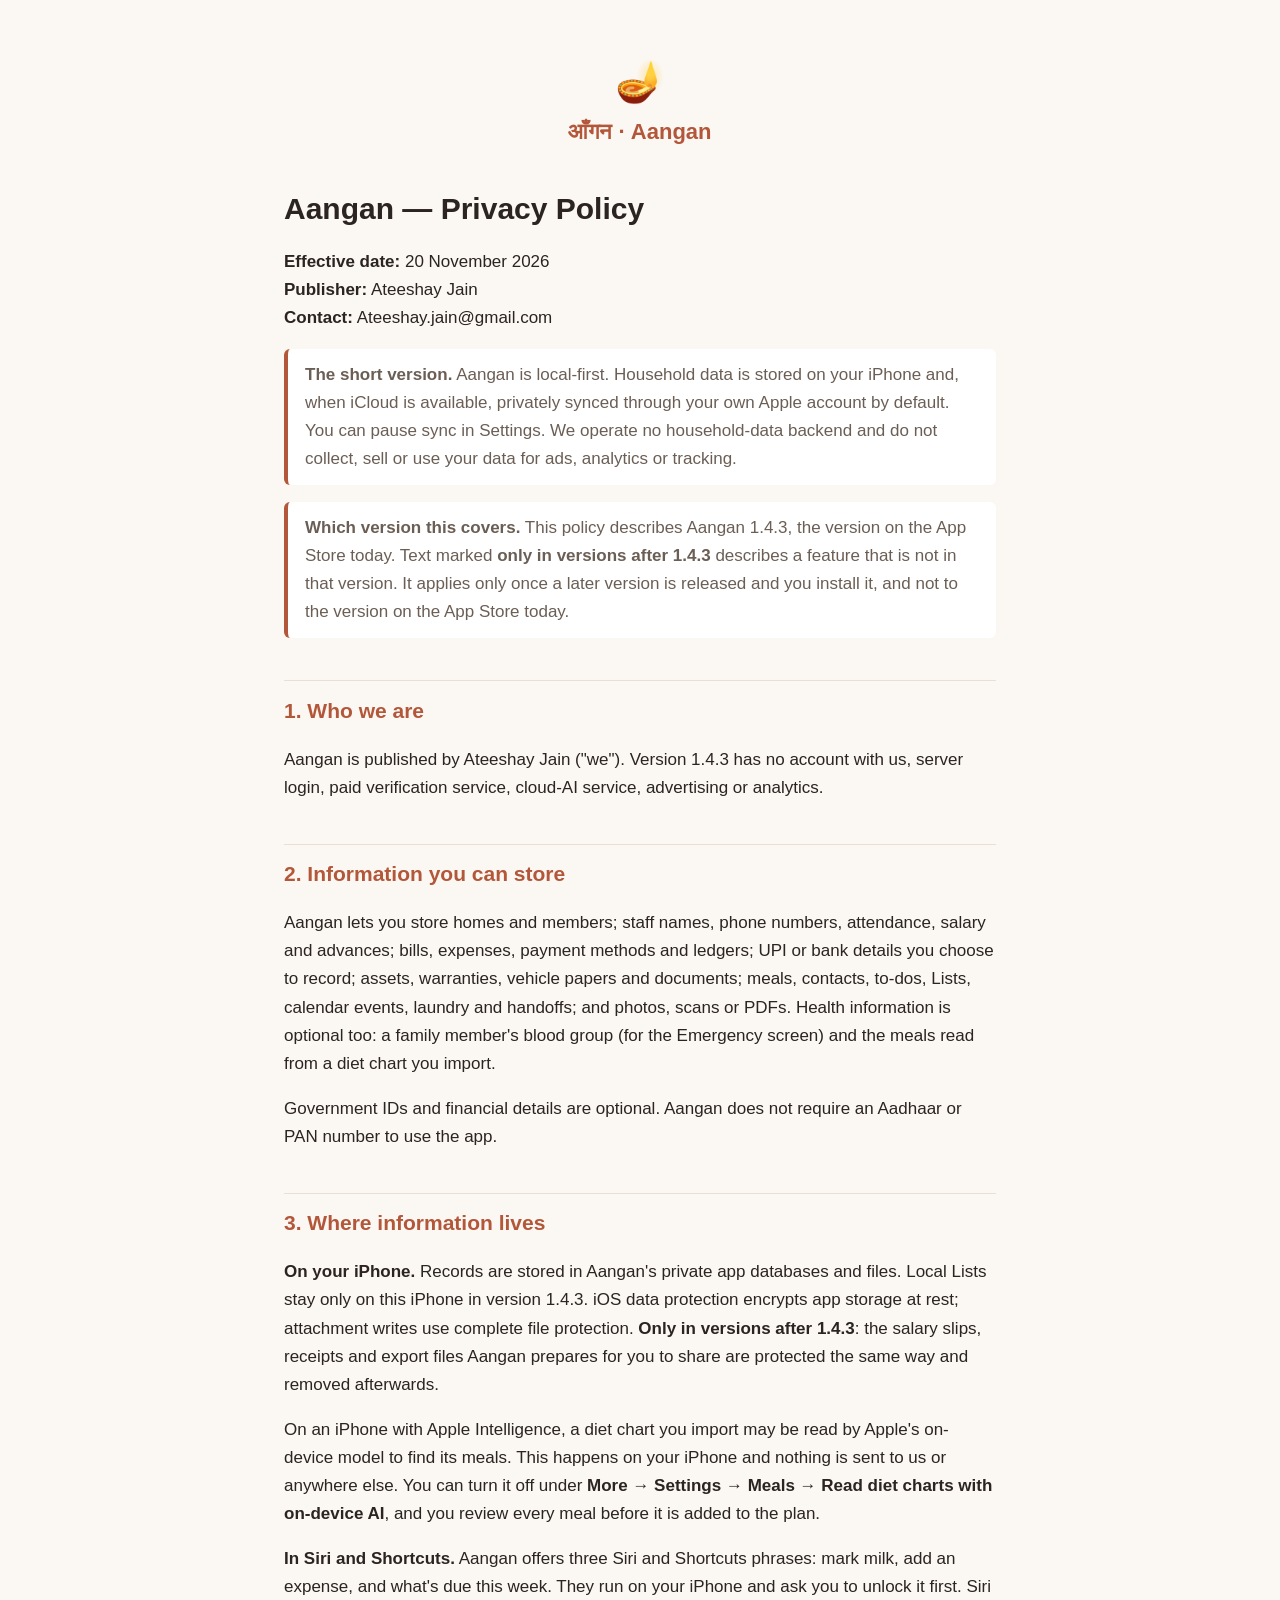
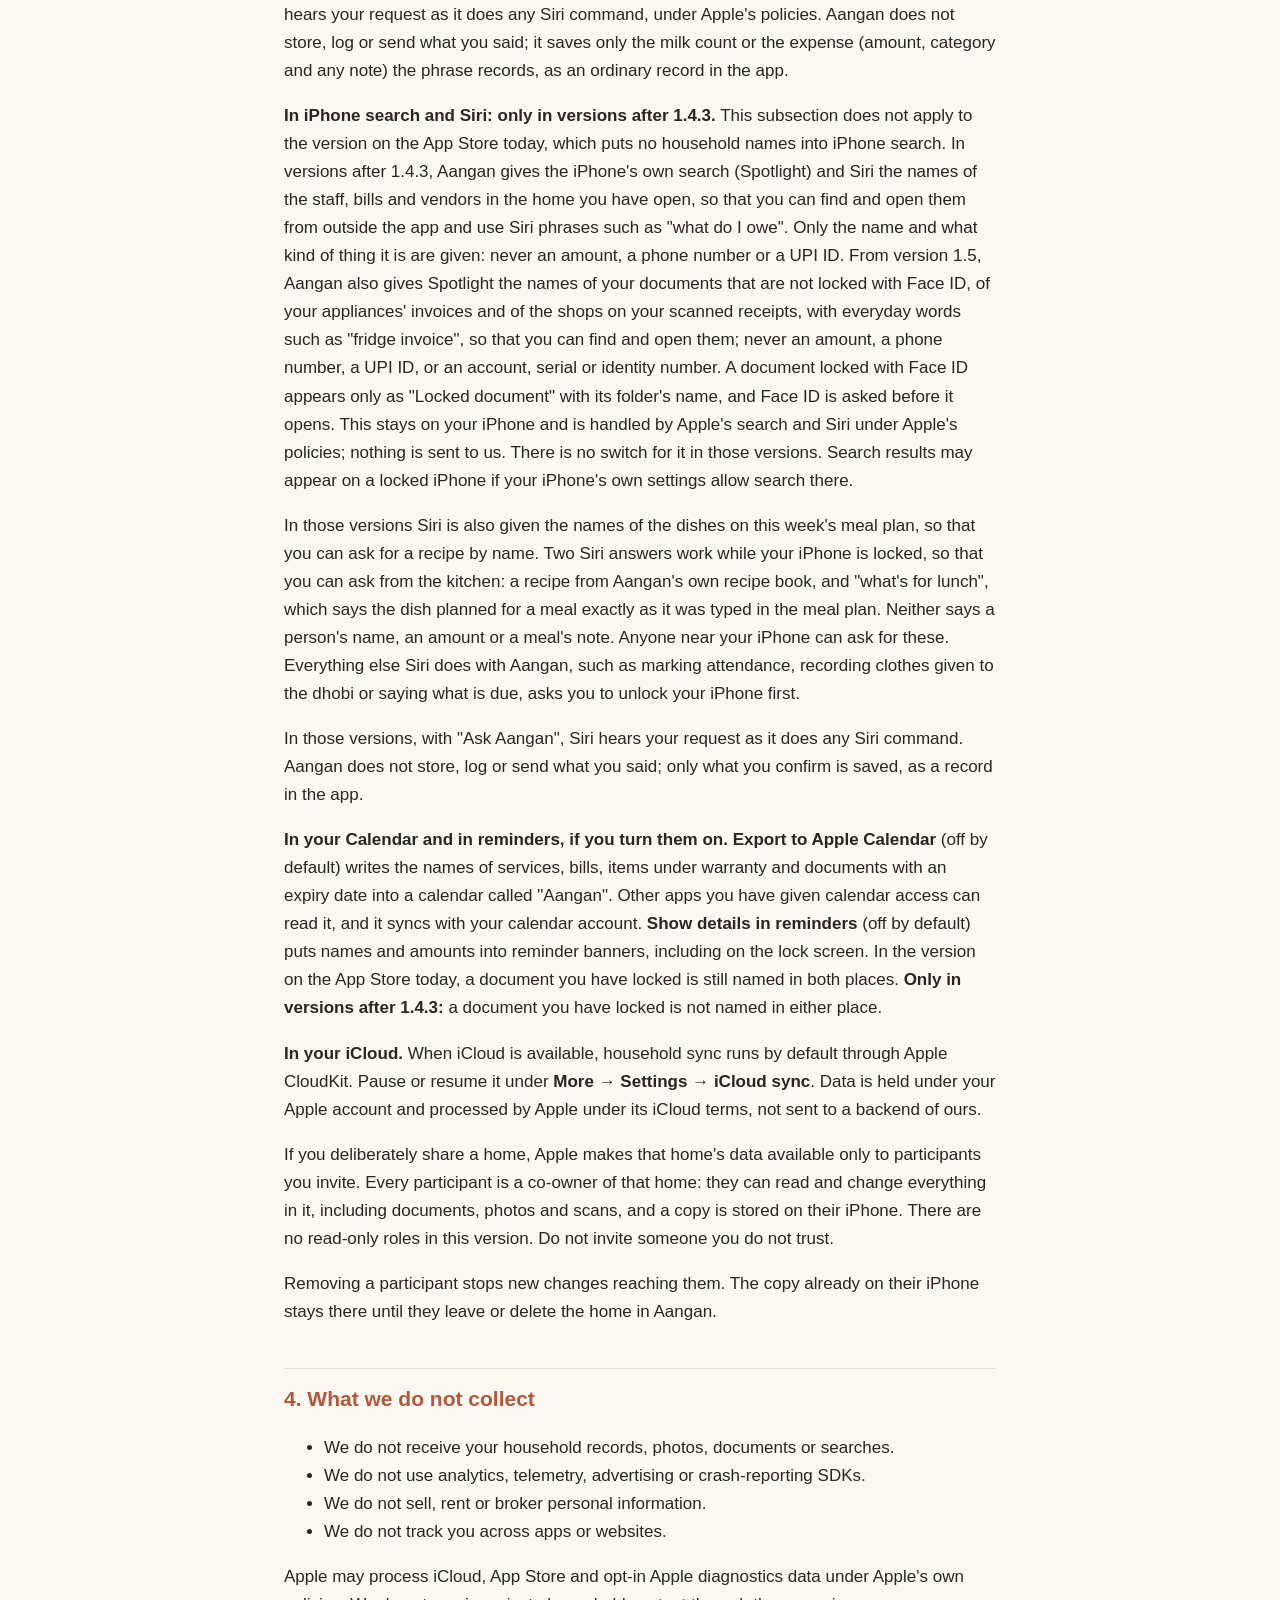
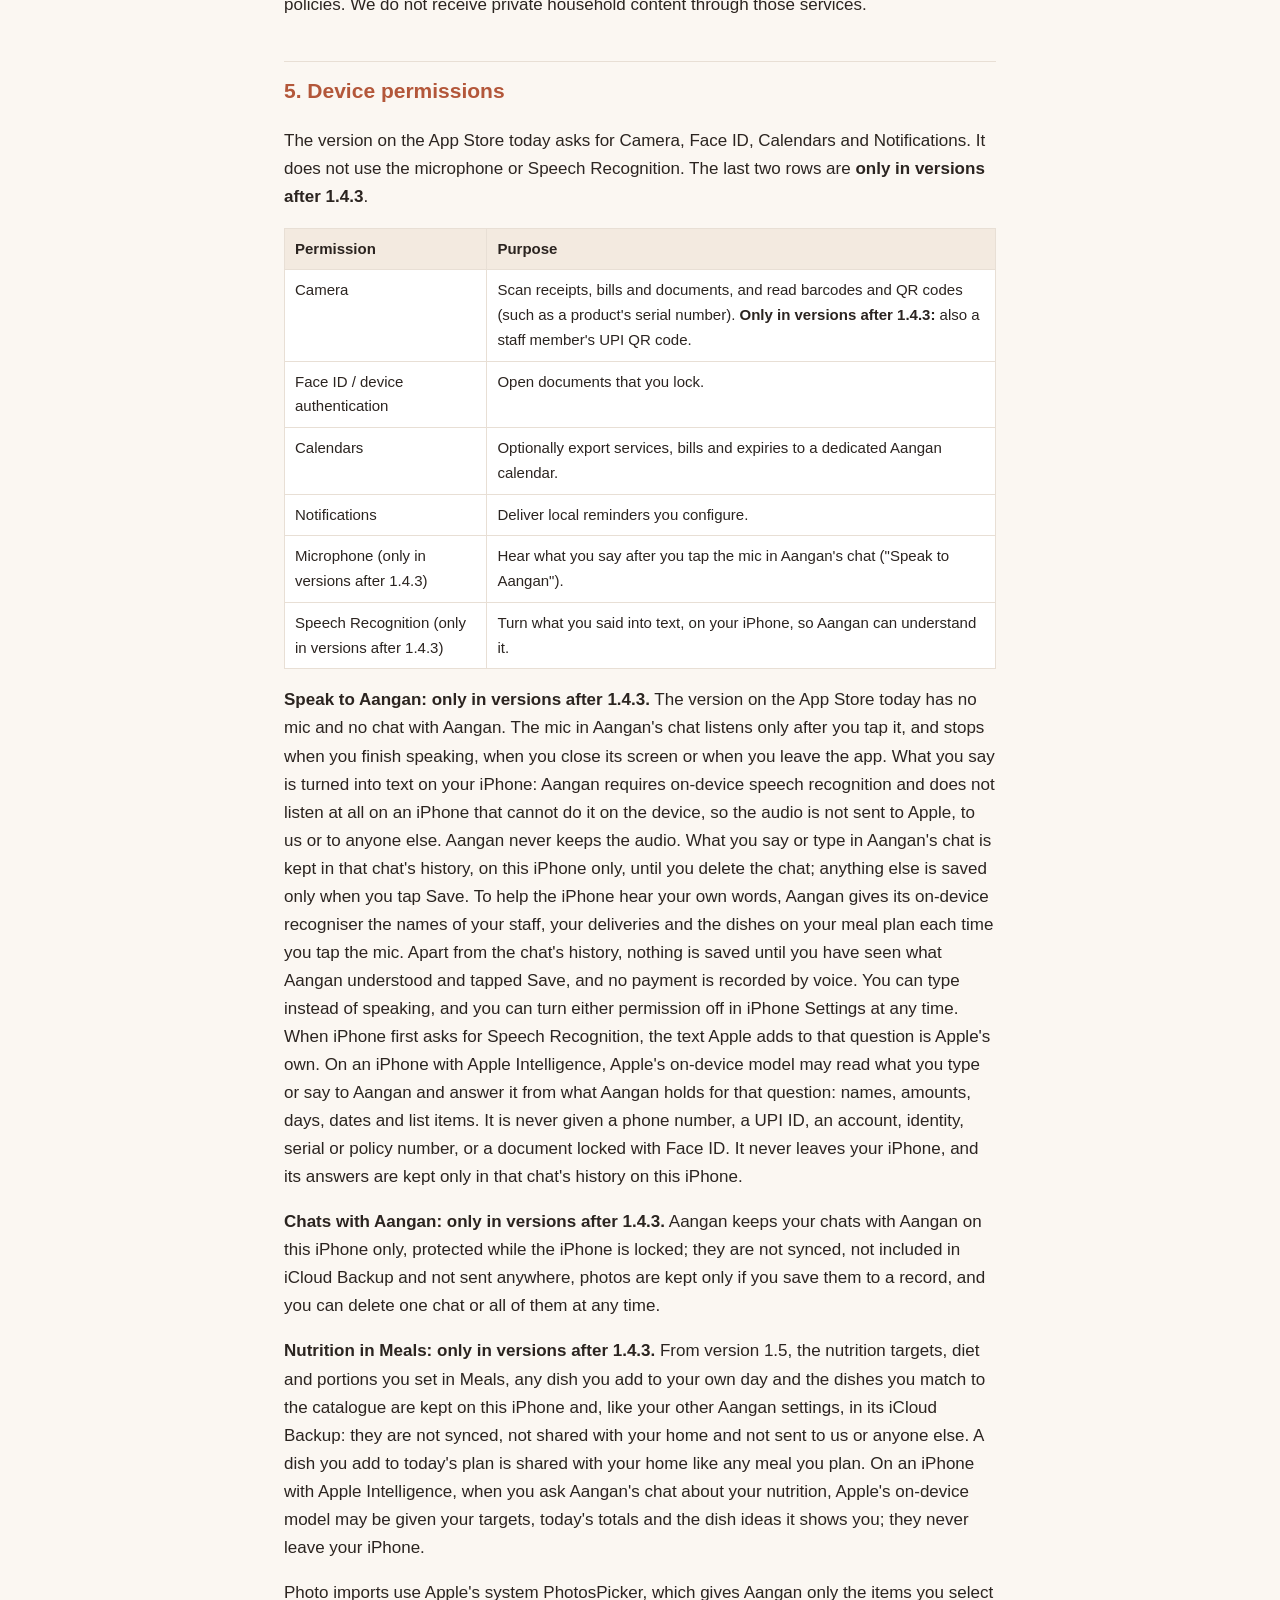
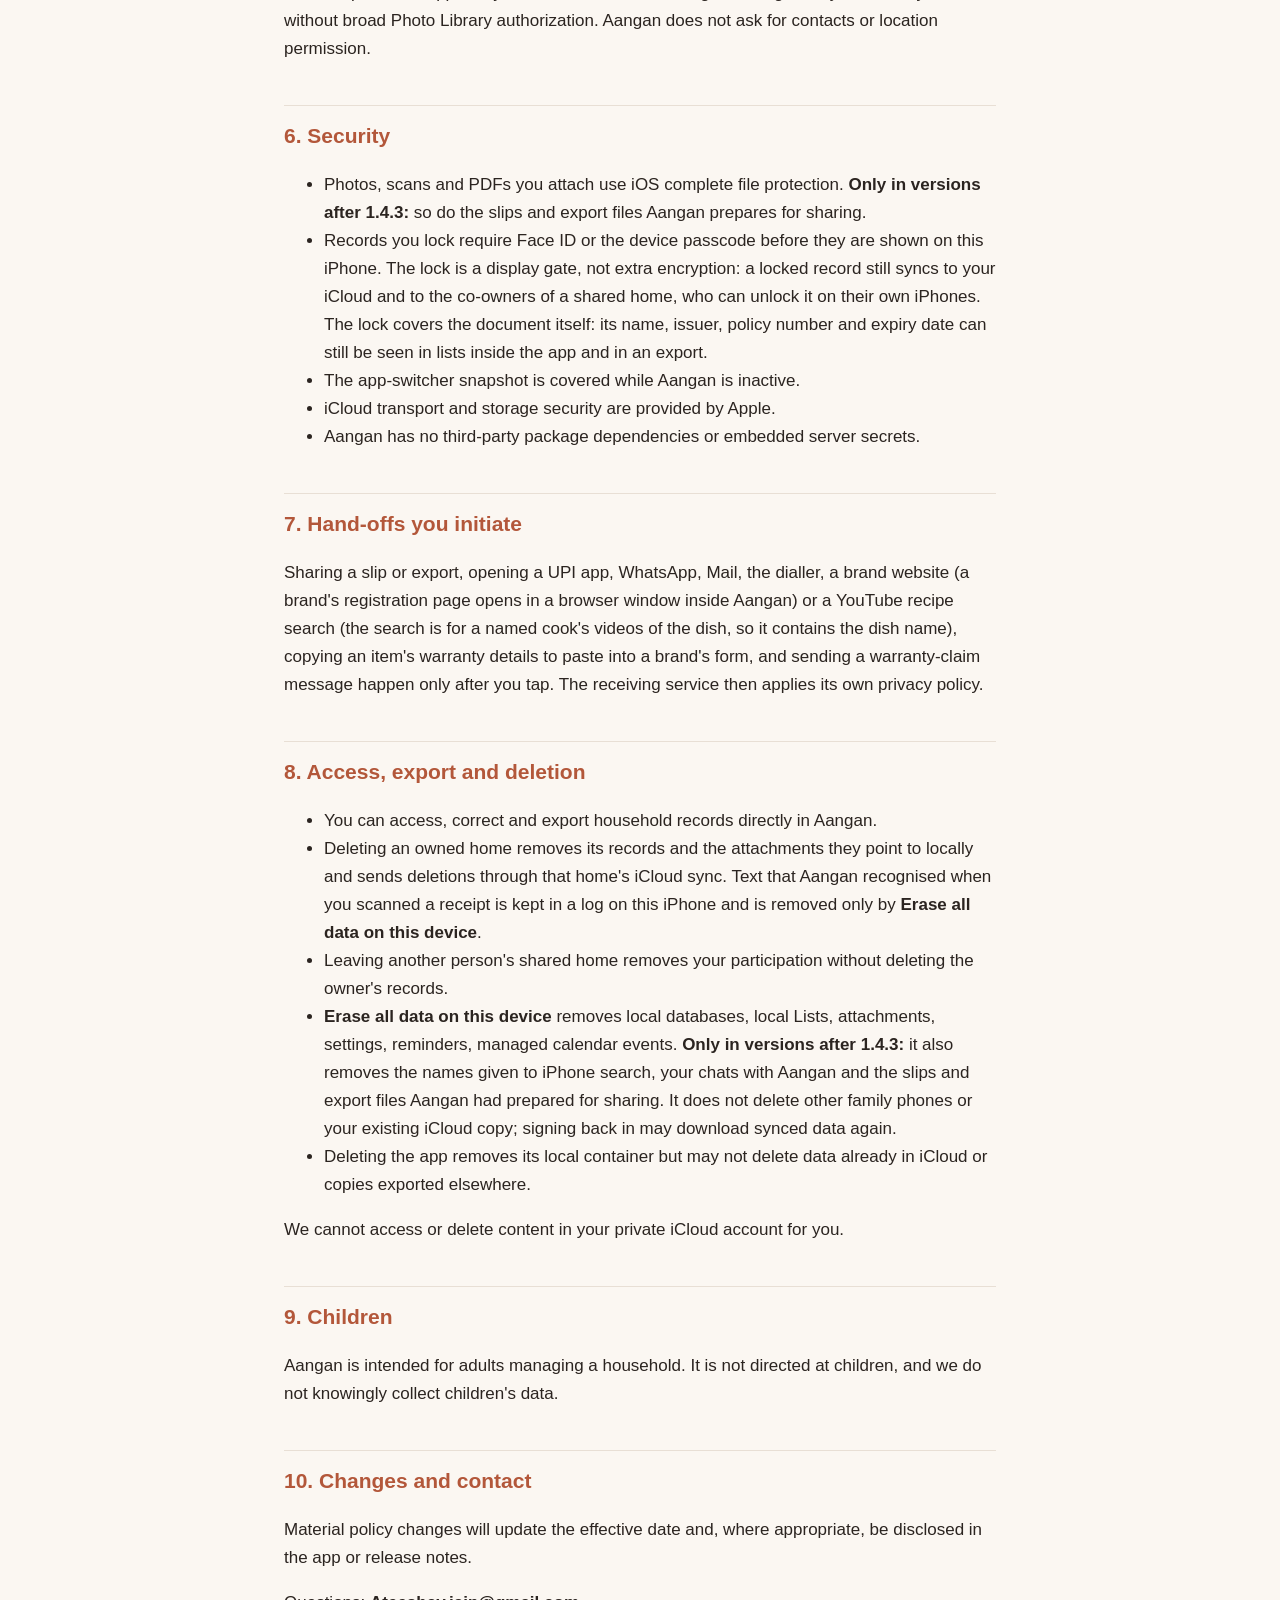
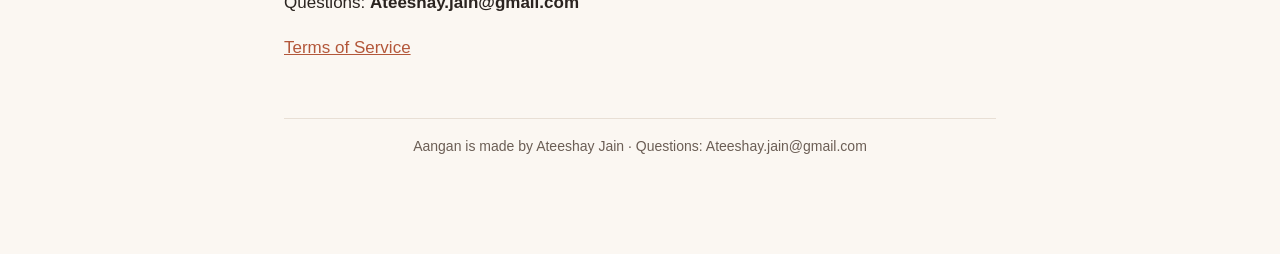
<file: index.html>
<!DOCTYPE html>
<html lang="en">
<head>
<meta charset="utf-8">
<meta http-equiv="Content-Security-Policy" content="default-src 'none'; style-src 'self'; img-src 'self'; base-uri 'none'; form-action 'none'; require-trusted-types-for 'script'; upgrade-insecure-requests">
<meta name="referrer" content="strict-origin-when-cross-origin">
<meta name="viewport" content="width=device-width, initial-scale=1">
<title>Aangan — Privacy Policy</title>
<meta name="description" content="Privacy policy for Aangan (आँगन), the household management app by Ateeshay Jain.">
<link rel="stylesheet" href="site.css">
</head>
<body>
<main>
<header><div class="mark">🪔</div><div class="name">आँगन · Aangan</div></header>
<h1>Aangan — Privacy Policy</h1>
<p><strong>Effective date:</strong> 20 November 2026<br>
<strong>Publisher:</strong> Ateeshay Jain<br>
<strong>Contact:</strong> Ateeshay.jain@gmail.com</p>

<blockquote><strong>The short version.</strong> Aangan is local-first. Household data is stored on your iPhone and, when iCloud is available, privately synced through your own Apple account by default. You can pause sync in Settings. We operate no household-data backend and do not collect, sell or use your data for ads, analytics or tracking.</blockquote>

<blockquote><strong>Which version this covers.</strong> This policy describes Aangan 1.4.3, the version on the App Store today. Text marked <strong>only in versions after 1.4.3</strong> describes a feature that is not in that version. It applies only once a later version is released and you install it, and not to the version on the App Store today.</blockquote>

<h2>1. Who we are</h2>
<p>Aangan is published by Ateeshay Jain ("we"). Version 1.4.3 has no account with us, server login, paid verification service, cloud-AI service, advertising or analytics.</p>

<h2>2. Information you can store</h2>
<p>Aangan lets you store homes and members; staff names, phone numbers, attendance, salary and advances; bills, expenses, payment methods and ledgers; UPI or bank details you choose to record; assets, warranties, vehicle papers and documents; meals, contacts, to-dos, Lists, calendar events, laundry and handoffs; and photos, scans or PDFs. Health information is optional too: a family member's blood group (for the Emergency screen) and the meals read from a diet chart you import.</p>
<p>Government IDs and financial details are optional. Aangan does not require an Aadhaar or PAN number to use the app.</p>

<h2>3. Where information lives</h2>
<p><strong>On your iPhone.</strong> Records are stored in Aangan's private app databases and files. Local Lists stay only on this iPhone in version 1.4.3. iOS data protection encrypts app storage at rest; attachment writes use complete file protection. <strong>Only in versions after 1.4.3</strong>: the salary slips, receipts and export files Aangan prepares for you to share are protected the same way and removed afterwards.</p>
<p>On an iPhone with Apple Intelligence, a diet chart you import may be read by Apple's on-device model to find its meals. This happens on your iPhone and nothing is sent to us or anywhere else. You can turn it off under <strong>More → Settings → Meals → Read diet charts with on-device AI</strong>, and you review every meal before it is added to the plan.</p>
<p><strong>In Siri and Shortcuts.</strong> Aangan offers three Siri and Shortcuts phrases: mark milk, add an expense, and what's due this week. They run on your iPhone and ask you to unlock it first. Siri hears your request as it does any Siri command, under Apple's policies. Aangan does not store, log or send what you said; it saves only the milk count or the expense (amount, category and any note) the phrase records, as an ordinary record in the app.</p>
<p><strong>In iPhone search and Siri: <strong>only in versions after 1.4.3</strong>.</strong> This subsection does not apply to the version on the App Store today, which puts no household names into iPhone search. In versions after 1.4.3, Aangan gives the iPhone's own search (Spotlight) and Siri the names of the staff, bills and vendors in the home you have open, so that you can find and open them from outside the app and use Siri phrases such as "what do I owe". Only the name and what kind of thing it is are given: never an amount, a phone number or a UPI ID. From version 1.5, Aangan also gives Spotlight the names of your documents that are not locked with Face ID, of your appliances' invoices and of the shops on your scanned receipts, with everyday words such as "fridge invoice", so that you can find and open them; never an amount, a phone number, a UPI ID, or an account, serial or identity number. A document locked with Face ID appears only as "Locked document" with its folder's name, and Face ID is asked before it opens. This stays on your iPhone and is handled by Apple's search and Siri under Apple's policies; nothing is sent to us. There is no switch for it in those versions. Search results may appear on a locked iPhone if your iPhone's own settings allow search there.</p>
<p>In those versions Siri is also given the names of the dishes on this week's meal plan, so that you can ask for a recipe by name. Two Siri answers work while your iPhone is locked, so that you can ask from the kitchen: a recipe from Aangan's own recipe book, and "what's for lunch", which says the dish planned for a meal exactly as it was typed in the meal plan. Neither says a person's name, an amount or a meal's note. Anyone near your iPhone can ask for these. Everything else Siri does with Aangan, such as marking attendance, recording clothes given to the dhobi or saying what is due, asks you to unlock your iPhone first.</p>
<p>In those versions, with "Ask Aangan", Siri hears your request as it does any Siri command. Aangan does not store, log or send what you said; only what you confirm is saved, as a record in the app.</p>
<p><strong>In your Calendar and in reminders, if you turn them on.</strong> <strong>Export to Apple Calendar</strong> (off by default) writes the names of services, bills, items under warranty and documents with an expiry date into a calendar called "Aangan". Other apps you have given calendar access can read it, and it syncs with your calendar account. <strong>Show details in reminders</strong> (off by default) puts names and amounts into reminder banners, including on the lock screen. In the version on the App Store today, a document you have locked is still named in both places. <strong>Only in versions after 1.4.3:</strong> a document you have locked is not named in either place.</p>
<p><strong>In your iCloud.</strong> When iCloud is available, household sync runs by default through Apple CloudKit. Pause or resume it under <strong>More → Settings → iCloud sync</strong>. Data is held under your Apple account and processed by Apple under its iCloud terms, not sent to a backend of ours.</p>
<p>If you deliberately share a home, Apple makes that home's data available only to participants you invite. Every participant is a co-owner of that home: they can read and change everything in it, including documents, photos and scans, and a copy is stored on their iPhone. There are no read-only roles in this version. Do not invite someone you do not trust.</p>
<p>Removing a participant stops new changes reaching them. The copy already on their iPhone stays there until they leave or delete the home in Aangan.</p>

<h2>4. What we do not collect</h2>
<ul>
<li>We do not receive your household records, photos, documents or searches.</li>
<li>We do not use analytics, telemetry, advertising or crash-reporting SDKs.</li>
<li>We do not sell, rent or broker personal information.</li>
<li>We do not track you across apps or websites.</li>
</ul>
<p>Apple may process iCloud, App Store and opt-in Apple diagnostics data under Apple's own policies. We do not receive private household content through those services.</p>

<h2>5. Device permissions</h2>
<p>The version on the App Store today asks for Camera, Face ID, Calendars and Notifications. It does not use the microphone or Speech Recognition. The last two rows are <strong>only in versions after 1.4.3</strong>.</p>
<table><thead><tr><th>Permission</th><th>Purpose</th></tr></thead><tbody>
<tr><td>Camera</td><td>Scan receipts, bills and documents, and read barcodes and QR codes (such as a product's serial number). <strong>Only in versions after 1.4.3:</strong> also a staff member's UPI QR code.</td></tr>
<tr><td>Face ID / device authentication</td><td>Open documents that you lock.</td></tr>
<tr><td>Calendars</td><td>Optionally export services, bills and expiries to a dedicated Aangan calendar.</td></tr>
<tr><td>Notifications</td><td>Deliver local reminders you configure.</td></tr>
<tr><td>Microphone (only in versions after 1.4.3)</td><td>Hear what you say after you tap the mic in Aangan's chat ("Speak to Aangan").</td></tr>
<tr><td>Speech Recognition (only in versions after 1.4.3)</td><td>Turn what you said into text, on your iPhone, so Aangan can understand it.</td></tr>
</tbody></table>
<p><strong>Speak to Aangan: <strong>only in versions after 1.4.3</strong>.</strong> The version on the App Store today has no mic and no chat with Aangan. The mic in Aangan's chat listens only after you tap it, and stops when you finish speaking, when you close its screen or when you leave the app. What you say is turned into text on your iPhone: Aangan requires on-device speech recognition and does not listen at all on an iPhone that cannot do it on the device, so the audio is not sent to Apple, to us or to anyone else. Aangan never keeps the audio. What you say or type in Aangan's chat is kept in that chat's history, on this iPhone only, until you delete the chat; anything else is saved only when you tap Save. To help the iPhone hear your own words, Aangan gives its on-device recogniser the names of your staff, your deliveries and the dishes on your meal plan each time you tap the mic. Apart from the chat's history, nothing is saved until you have seen what Aangan understood and tapped Save, and no payment is recorded by voice. You can type instead of speaking, and you can turn either permission off in iPhone Settings at any time. When iPhone first asks for Speech Recognition, the text Apple adds to that question is Apple's own. On an iPhone with Apple Intelligence, Apple's on-device model may read what you type or say to Aangan and answer it from what Aangan holds for that question: names, amounts, days, dates and list items. It is never given a phone number, a UPI ID, an account, identity, serial or policy number, or a document locked with Face ID. It never leaves your iPhone, and its answers are kept only in that chat's history on this iPhone.</p>
<p><strong>Chats with Aangan: <strong>only in versions after 1.4.3</strong>.</strong> Aangan keeps your chats with Aangan on this iPhone only, protected while the iPhone is locked; they are not synced, not included in iCloud Backup and not sent anywhere, photos are kept only if you save them to a record, and you can delete one chat or all of them at any time.</p>
<p><strong>Nutrition in Meals: <strong>only in versions after 1.4.3</strong>.</strong> From version 1.5, the nutrition targets, diet and portions you set in Meals, any dish you add to your own day and the dishes you match to the catalogue are kept on this iPhone and, like your other Aangan settings, in its iCloud Backup: they are not synced, not shared with your home and not sent to us or anyone else. A dish you add to today's plan is shared with your home like any meal you plan. On an iPhone with Apple Intelligence, when you ask Aangan's chat about your nutrition, Apple's on-device model may be given your targets, today's totals and the dish ideas it shows you; they never leave your iPhone.</p>
<p>Photo imports use Apple's system PhotosPicker, which gives Aangan only the items you select without broad Photo Library authorization. Aangan does not ask for contacts or location permission.</p>

<h2>6. Security</h2>
<ul>
<li>Photos, scans and PDFs you attach use iOS complete file protection. <strong>Only in versions after 1.4.3:</strong> so do the slips and export files Aangan prepares for sharing.</li>
<li>Records you lock require Face ID or the device passcode before they are shown on this iPhone. The lock is a display gate, not extra encryption: a locked record still syncs to your iCloud and to the co-owners of a shared home, who can unlock it on their own iPhones. The lock covers the document itself: its name, issuer, policy number and expiry date can still be seen in lists inside the app and in an export.</li>
<li>The app-switcher snapshot is covered while Aangan is inactive.</li>
<li>iCloud transport and storage security are provided by Apple.</li>
<li>Aangan has no third-party package dependencies or embedded server secrets.</li>
</ul>

<h2>7. Hand-offs you initiate</h2>
<p>Sharing a slip or export, opening a UPI app, WhatsApp, Mail, the dialler, a brand website (a brand's registration page opens in a browser window inside Aangan) or a YouTube recipe search (the search is for a named cook's videos of the dish, so it contains the dish name), copying an item's warranty details to paste into a brand's form, and sending a warranty-claim message happen only after you tap. The receiving service then applies its own privacy policy.</p>

<h2>8. Access, export and deletion</h2>
<ul>
<li>You can access, correct and export household records directly in Aangan.</li>
<li>Deleting an owned home removes its records and the attachments they point to locally and sends deletions through that home's iCloud sync. Text that Aangan recognised when you scanned a receipt is kept in a log on this iPhone and is removed only by <strong>Erase all data on this device</strong>.</li>
<li>Leaving another person's shared home removes your participation without deleting the owner's records.</li>
<li><strong>Erase all data on this device</strong> removes local databases, local Lists, attachments, settings, reminders, managed calendar events. <strong>Only in versions after 1.4.3:</strong> it also removes the names given to iPhone search, your chats with Aangan and the slips and export files Aangan had prepared for sharing. It does not delete other family phones or your existing iCloud copy; signing back in may download synced data again.</li>
<li>Deleting the app removes its local container but may not delete data already in iCloud or copies exported elsewhere.</li>
</ul>
<p>We cannot access or delete content in your private iCloud account for you.</p>

<h2>9. Children</h2>
<p>Aangan is intended for adults managing a household. It is not directed at children, and we do not knowingly collect children's data.</p>

<h2>10. Changes and contact</h2>
<p>Material policy changes will update the effective date and, where appropriate, be disclosed in the app or release notes.</p>
<p>Questions: <strong>Ateeshay.jain@gmail.com</strong></p>
<p><a href="terms.html">Terms of Service</a></p>
<footer>Aangan is made by Ateeshay Jain · Questions: Ateeshay.jain@gmail.com</footer>
</main>
</body>
</html>
</file>
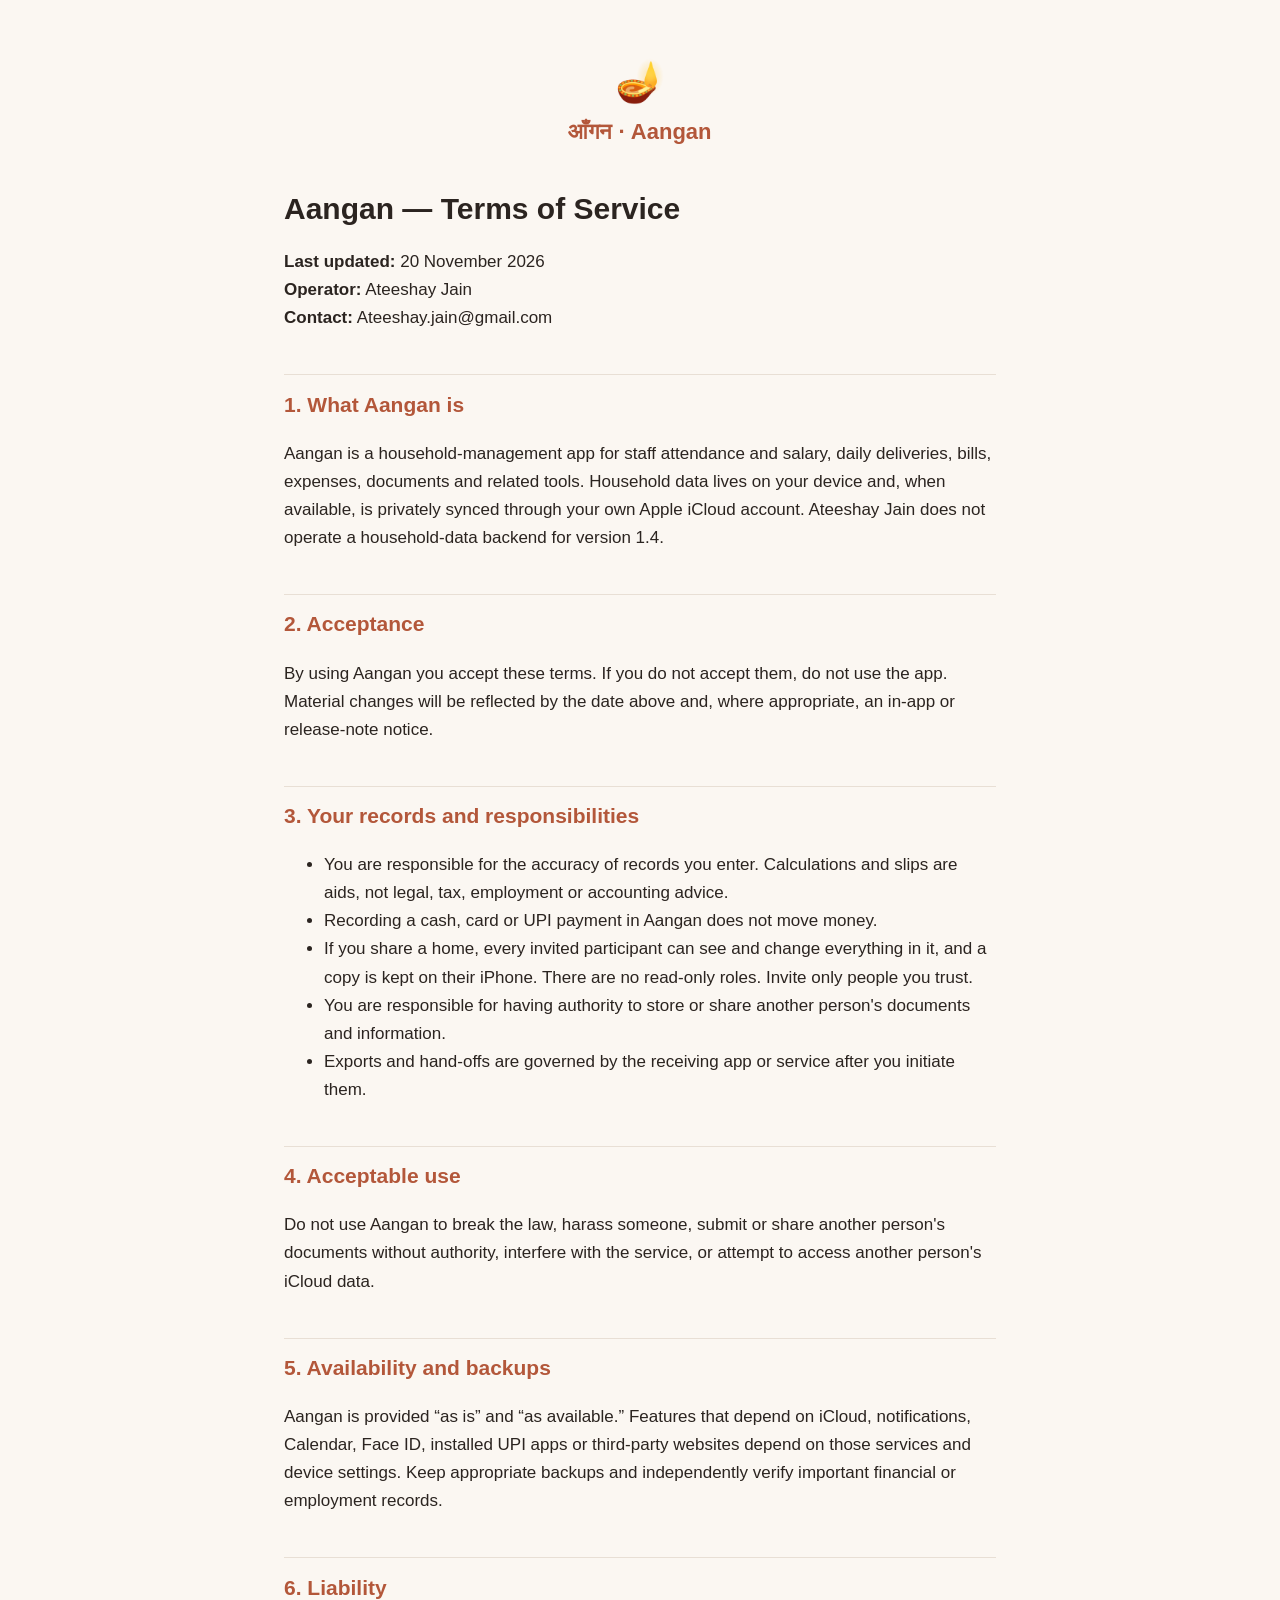
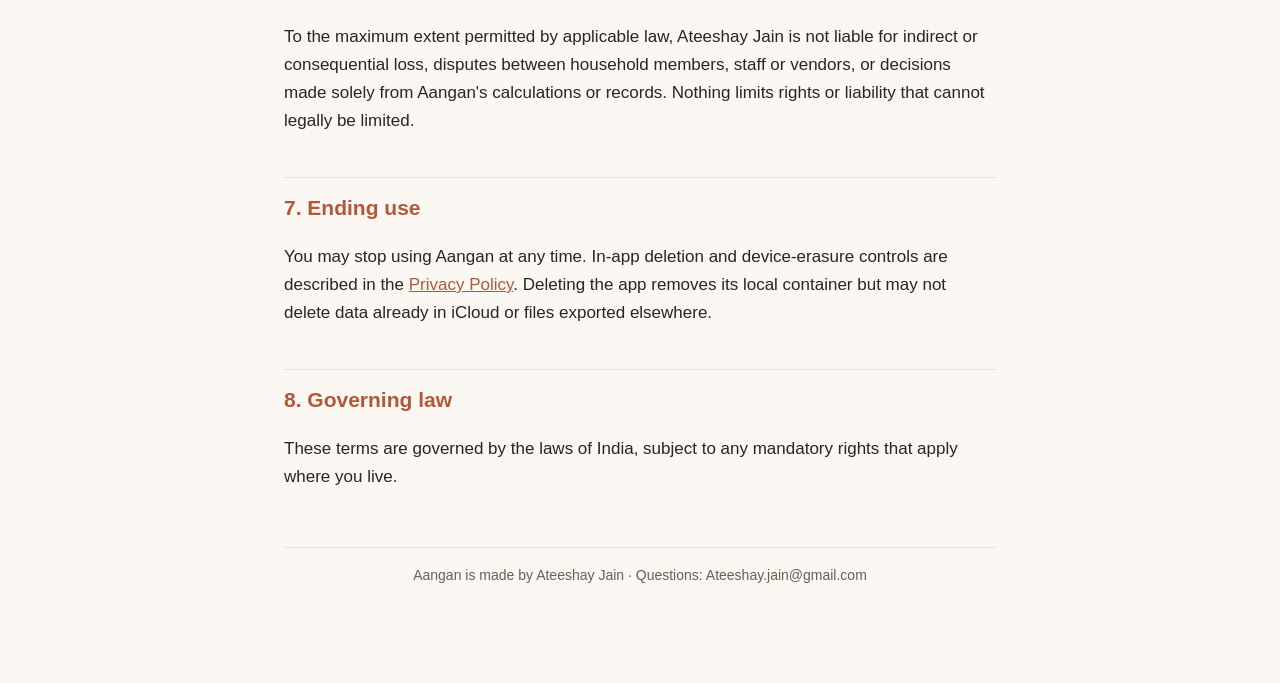
<file: terms.html>
<!DOCTYPE html>
<html lang="en">
<head>
<meta charset="utf-8">
<meta http-equiv="Content-Security-Policy" content="default-src 'none'; style-src 'self'; img-src 'self'; base-uri 'none'; form-action 'none'; require-trusted-types-for 'script'; upgrade-insecure-requests">
<meta name="referrer" content="strict-origin-when-cross-origin">
<meta name="viewport" content="width=device-width, initial-scale=1">
<title>Aangan — Terms of Service</title>
<meta name="description" content="Terms of service for Aangan (आँगन), the household management app by Ateeshay Jain.">
<link rel="stylesheet" href="site.css">
</head>
<body>
<main>
<header><div class="mark">🪔</div><div class="name">आँगन · Aangan</div></header>
<h1>Aangan — Terms of Service</h1>
<p><strong>Last updated:</strong> 20 November 2026<br>
<strong>Operator:</strong> Ateeshay Jain<br>
<strong>Contact:</strong> Ateeshay.jain@gmail.com</p>

<h2>1. What Aangan is</h2>
<p>Aangan is a household-management app for staff attendance and salary, daily deliveries, bills, expenses, documents and related tools. Household data lives on your device and, when available, is privately synced through your own Apple iCloud account. Ateeshay Jain does not operate a household-data backend for version 1.4.</p>

<h2>2. Acceptance</h2>
<p>By using Aangan you accept these terms. If you do not accept them, do not use the app. Material changes will be reflected by the date above and, where appropriate, an in-app or release-note notice.</p>

<h2>3. Your records and responsibilities</h2>
<ul>
<li>You are responsible for the accuracy of records you enter. Calculations and slips are aids, not legal, tax, employment or accounting advice.</li>
<li>Recording a cash, card or UPI payment in Aangan does not move money.</li>
<li>If you share a home, every invited participant can see and change everything in it, and a copy is kept on their iPhone. There are no read-only roles. Invite only people you trust.</li>
<li>You are responsible for having authority to store or share another person's documents and information.</li>
<li>Exports and hand-offs are governed by the receiving app or service after you initiate them.</li>
</ul>

<h2>4. Acceptable use</h2>
<p>Do not use Aangan to break the law, harass someone, submit or share another person's documents without authority, interfere with the service, or attempt to access another person's iCloud data.</p>

<h2>5. Availability and backups</h2>
<p>Aangan is provided “as is” and “as available.” Features that depend on iCloud, notifications, Calendar, Face ID, installed UPI apps or third-party websites depend on those services and device settings. Keep appropriate backups and independently verify important financial or employment records.</p>

<h2>6. Liability</h2>
<p>To the maximum extent permitted by applicable law, Ateeshay Jain is not liable for indirect or consequential loss, disputes between household members, staff or vendors, or decisions made solely from Aangan's calculations or records. Nothing limits rights or liability that cannot legally be limited.</p>

<h2>7. Ending use</h2>
<p>You may stop using Aangan at any time. In-app deletion and device-erasure controls are described in the <a href="index.html">Privacy Policy</a>. Deleting the app removes its local container but may not delete data already in iCloud or files exported elsewhere.</p>

<h2>8. Governing law</h2>
<p>These terms are governed by the laws of India, subject to any mandatory rights that apply where you live.</p>
<footer>Aangan is made by Ateeshay Jain · Questions: Ateeshay.jain@gmail.com</footer>
</main>
</body>
</html>
</file>
<file: site.css>
/* Shared by index.html and terms.html. A separate file because the pages'
   Content-Security-Policy blocks inline styles. */
:root { --terracotta:#B3573A; --ink:#2B2420; --muted:#6B5E55; --bg:#FBF7F2; --card:#FFFFFF; --line:#E8DFD5; }
* { box-sizing:border-box; }
body { margin:0; background:var(--bg); color:var(--ink); font:17px/1.65 -apple-system,BlinkMacSystemFont,"Segoe UI",Roboto,sans-serif; }
main { max-width:760px; margin:0 auto; padding:48px 24px 96px; }
header { text-align:center; margin-bottom:40px; }
header .mark { font-size:40px; }
header .name { font-size:22px; font-weight:700; color:var(--terracotta); }
h1 { font-size:30px; line-height:1.25; }
h2 { font-size:21px; margin-top:2em; padding-top:.6em; border-top:1px solid var(--line); color:var(--terracotta); }
blockquote { margin:1em 0; padding:.7em 1em; background:var(--card); border-left:4px solid var(--terracotta); border-radius:6px; color:var(--muted); }
table { width:100%; border-collapse:collapse; margin:1em 0; font-size:15px; }
th, td { text-align:left; padding:8px 10px; border:1px solid var(--line); vertical-align:top; background:var(--card); }
th { background:#F3EAE0; }
a { color:var(--terracotta); }
footer { margin-top:56px; padding-top:16px; border-top:1px solid var(--line); color:var(--muted); font-size:14px; text-align:center; }
</file>
